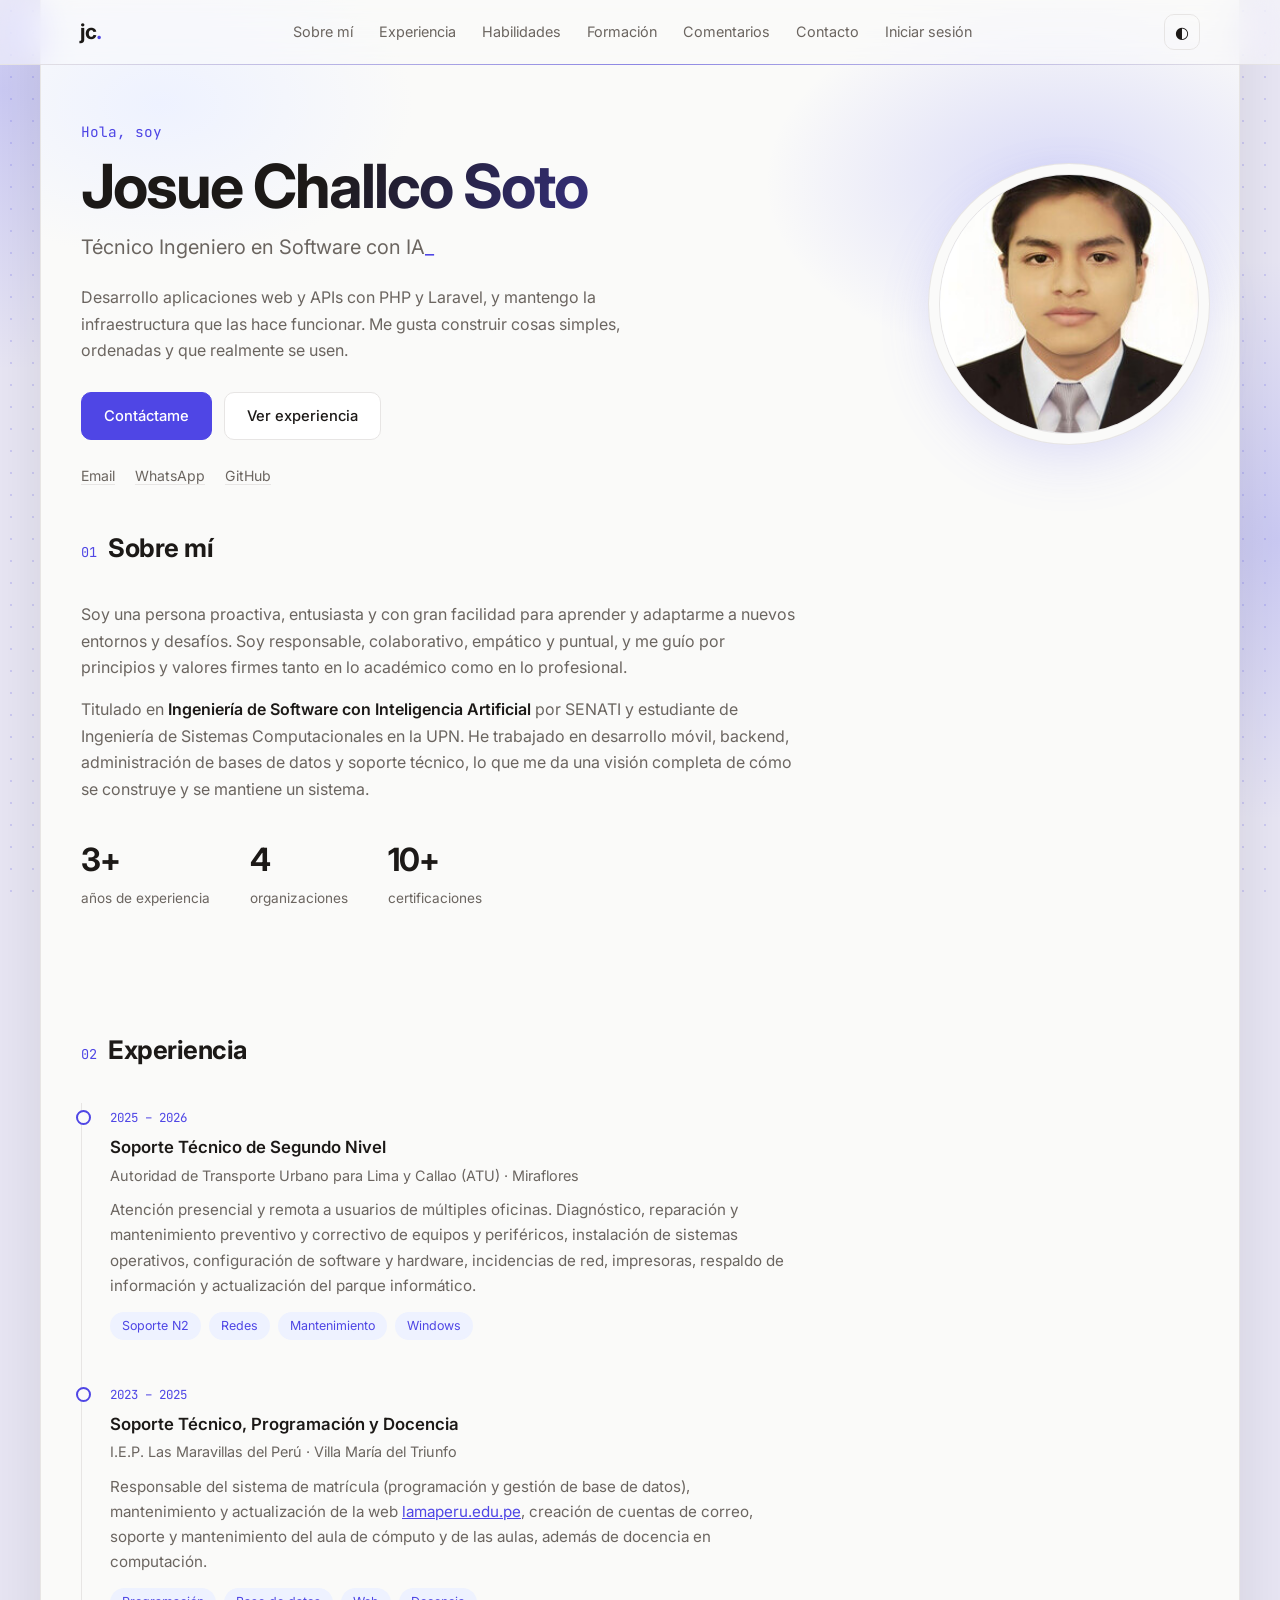
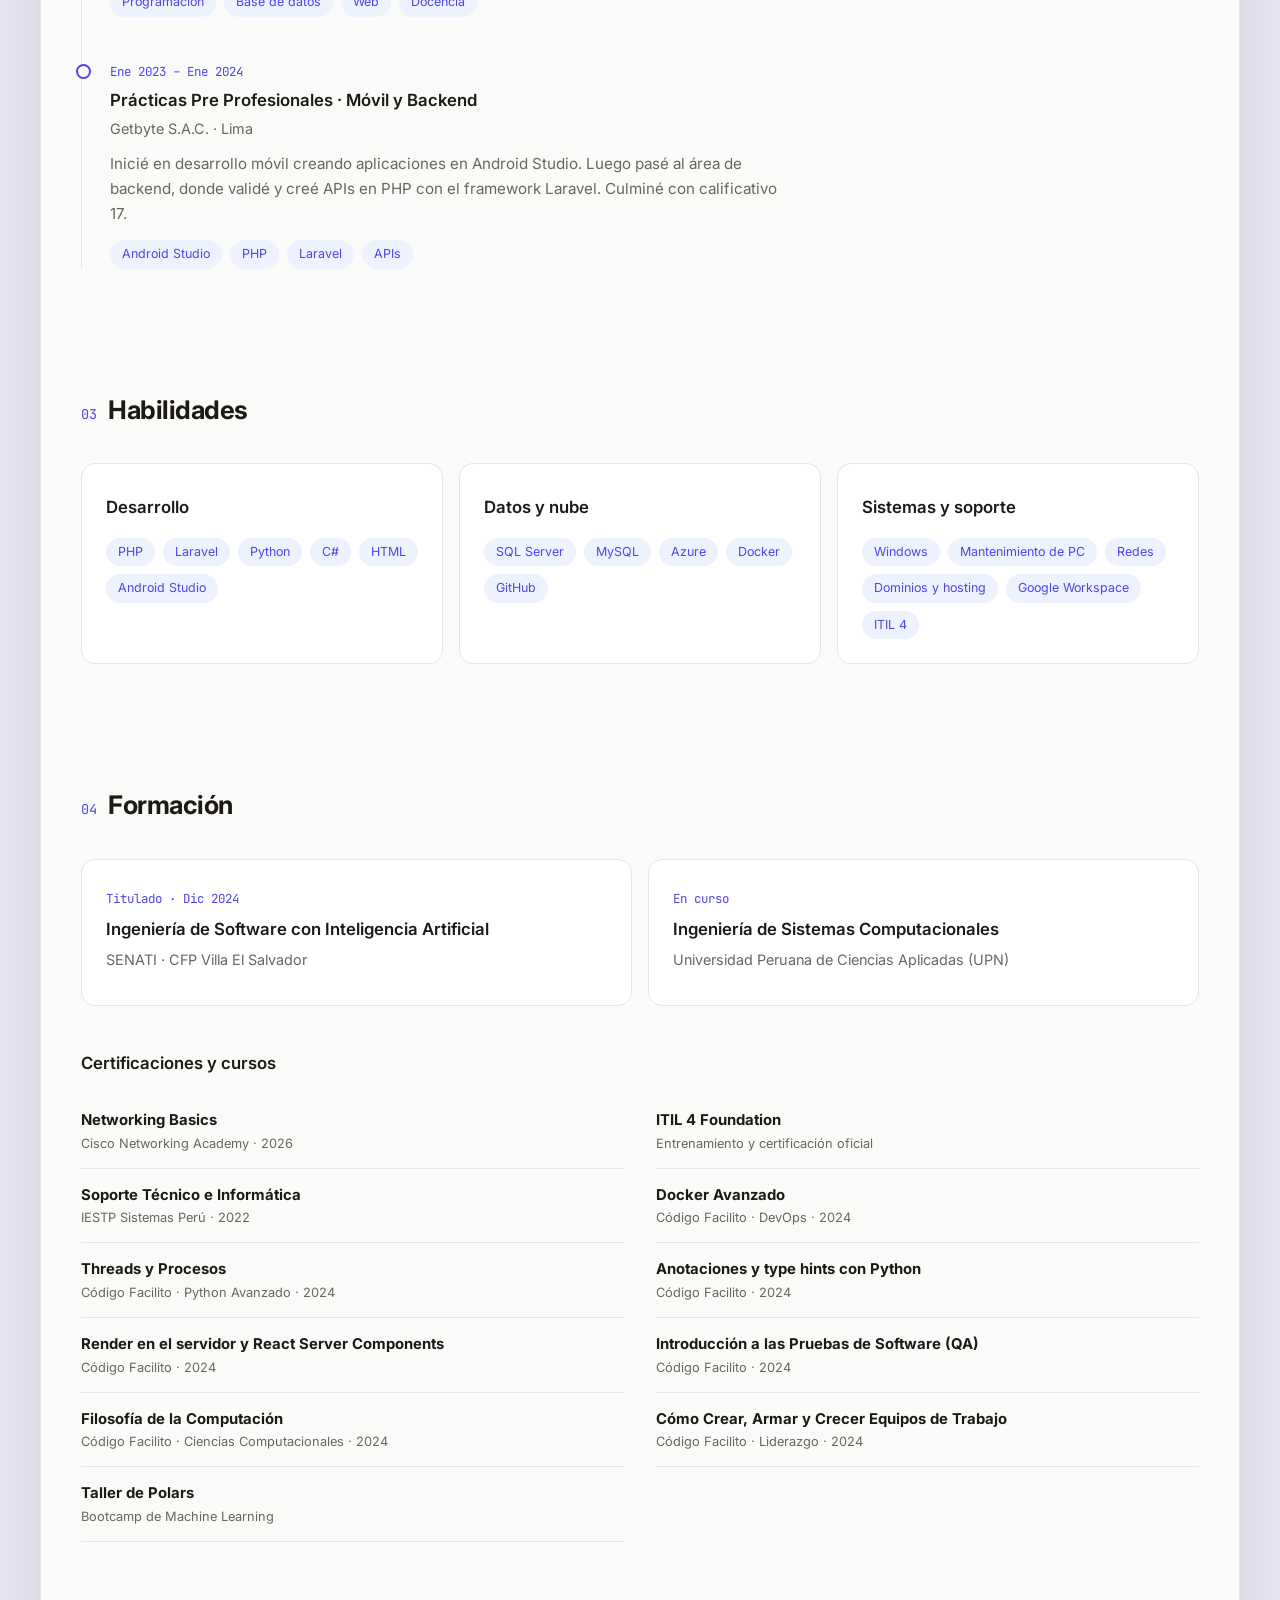
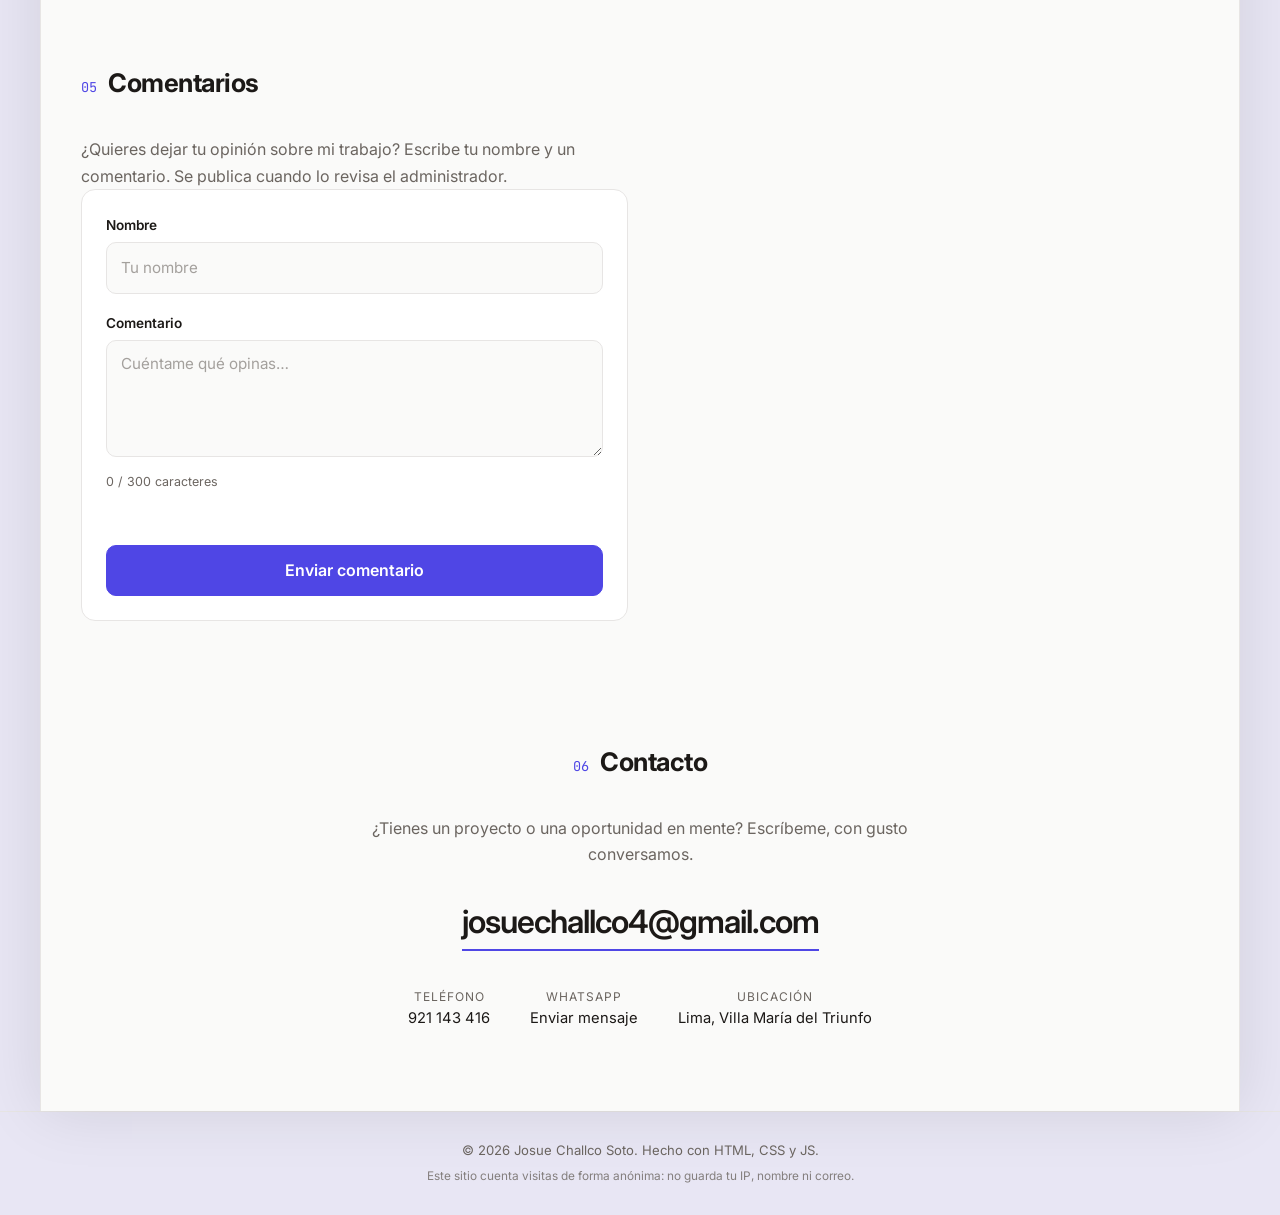
<file: index.html>
<!doctype html>
<html lang="es">
<head>
  <meta charset="utf-8">
  <meta name="viewport" content="width=device-width, initial-scale=1">
  <title>Josue Challco | Ingeniero de Software con IA</title>
  <meta name="description" content="Portafolio de Josue Challco Soto: técnico ingeniero en software con IA, desarrollo web, backend con Laravel y soporte técnico.">
  <link rel="preconnect" href="https://fonts.googleapis.com">
  <link rel="preconnect" href="https://fonts.gstatic.com" crossorigin>
  <link href="https://fonts.googleapis.com/css2?family=Inter:wght@400;500;600;700&family=JetBrains+Mono:wght@400;500&display=swap" rel="stylesheet">
  <link rel="stylesheet" href="styles.css">
  <link rel="stylesheet" href="forms.css">
</head>
<body>

<header class="nav">
  <a href="#inicio" class="logo">jc<span>.</span></a>
  <nav id="menu">
    <a href="#sobre-mi">Sobre mí</a>
    <a href="#experiencia">Experiencia</a>
    <a href="#habilidades">Habilidades</a>
    <a href="#formacion">Formación</a>
    <a href="#comentarios">Comentarios</a>
    <a href="#contacto">Contacto</a>
    <a href="login.html">Iniciar sesión</a>
  </nav>
  <div class="nav-actions">
    <button id="theme" class="icon-btn" aria-label="Cambiar tema">◐</button>
    <button id="burger" class="icon-btn burger" aria-label="Abrir menú">☰</button>
  </div>
</header>

<main>
  <!-- HERO -->
  <section id="inicio" class="hero">
    <div class="hero-text reveal">
      <p class="eyebrow">Hola, soy</p>
      <h1>Josue Challco Soto</h1>
      <p class="role">Técnico Ingeniero en Software con IA<span class="cursor">_</span></p>
      <p class="lead">Desarrollo aplicaciones web y APIs con PHP y Laravel, y mantengo la infraestructura que las hace funcionar. Me gusta construir cosas simples, ordenadas y que realmente se usen.</p>
      <div class="cta">
        <a class="btn primary" href="#contacto">Contáctame</a>
        <a class="btn" href="#experiencia">Ver experiencia</a>
      </div>
      <ul class="social">
        <li><a href="mailto:josuechallco4@gmail.com">Email</a></li>
        <li><a href="https://wa.me/51921143416" target="_blank" rel="noopener">WhatsApp</a></li>
        <li><a href="https://github.com/josuechal" target="_blank" rel="noopener">GitHub</a></li>
      </ul>
    </div>
    <div class="avatar reveal">
      <img src="assets/foto.jpg" alt="Foto de Josue Challco" draggable="false" onerror="this.remove()">
      <span class="initials">JC</span>
    </div>
  </section>

  <!-- SOBRE MI -->
  <section id="sobre-mi" class="reveal">
    <h2><span class="num">01</span> Sobre mí</h2>
    <div class="about">
      <p>Soy una persona proactiva, entusiasta y con gran facilidad para aprender y adaptarme a nuevos entornos y desafíos. Soy responsable, colaborativo, empático y puntual, y me guío por principios y valores firmes tanto en lo académico como en lo profesional.</p>
      <p>Titulado en <strong>Ingeniería de Software con Inteligencia Artificial</strong> por SENATI y estudiante de Ingeniería de Sistemas Computacionales en la UPN. He trabajado en desarrollo móvil, backend, administración de bases de datos y soporte técnico, lo que me da una visión completa de cómo se construye y se mantiene un sistema.</p>
      <dl class="stats">
        <div><dt>3+</dt><dd>años de experiencia</dd></div>
        <div><dt>4</dt><dd>organizaciones</dd></div>
        <div><dt>10+</dt><dd>certificaciones</dd></div>
      </dl>
    </div>
  </section>

  <!-- EXPERIENCIA -->
  <section id="experiencia" class="reveal">
    <h2><span class="num">02</span> Experiencia</h2>
    <ol class="timeline">
      <li>
        <span class="date">2025 – 2026</span>
        <h3>Soporte Técnico de Segundo Nivel</h3>
        <p class="org">Autoridad de Transporte Urbano para Lima y Callao (ATU) · Miraflores</p>
        <p>Atención presencial y remota a usuarios de múltiples oficinas. Diagnóstico, reparación y mantenimiento preventivo y correctivo de equipos y periféricos, instalación de sistemas operativos, configuración de software y hardware, incidencias de red, impresoras, respaldo de información y actualización del parque informático.</p>
        <ul class="tags"><li>Soporte N2</li><li>Redes</li><li>Mantenimiento</li><li>Windows</li></ul>
      </li>
      <li>
        <span class="date">2023 – 2025</span>
        <h3>Soporte Técnico, Programación y Docencia</h3>
        <p class="org">I.E.P. Las Maravillas del Perú · Villa María del Triunfo</p>
        <p>Responsable del sistema de matrícula (programación y gestión de base de datos), mantenimiento y actualización de la web <a href="https://www.lamaperu.edu.pe" target="_blank" rel="noopener">lamaperu.edu.pe</a>, creación de cuentas de correo, soporte y mantenimiento del aula de cómputo y de las aulas, además de docencia en computación.</p>
        <ul class="tags"><li>Programación</li><li>Base de datos</li><li>Web</li><li>Docencia</li></ul>
      </li>
      <li>
        <span class="date">Ene 2023 – Ene 2024</span>
        <h3>Prácticas Pre Profesionales · Móvil y Backend</h3>
        <p class="org">Getbyte S.A.C. · Lima</p>
        <p>Inicié en desarrollo móvil creando aplicaciones en Android Studio. Luego pasé al área de backend, donde validé y creé APIs en PHP con el framework Laravel. Culminé con calificativo 17.</p>
        <ul class="tags"><li>Android Studio</li><li>PHP</li><li>Laravel</li><li>APIs</li></ul>
      </li>
    </ol>
  </section>

  <!-- HABILIDADES -->
  <section id="habilidades" class="reveal">
    <h2><span class="num">03</span> Habilidades</h2>
    <div class="grid3">
      <article class="card">
        <h3>Desarrollo</h3>
        <ul class="chips"><li>PHP</li><li>Laravel</li><li>Python</li><li>C#</li><li>HTML</li><li>Android Studio</li></ul>
      </article>
      <article class="card">
        <h3>Datos y nube</h3>
        <ul class="chips"><li>SQL Server</li><li>MySQL</li><li>Azure</li><li>Docker</li><li>GitHub</li></ul>
      </article>
      <article class="card">
        <h3>Sistemas y soporte</h3>
        <ul class="chips"><li>Windows</li><li>Mantenimiento de PC</li><li>Redes</li><li>Dominios y hosting</li><li>Google Workspace</li><li>ITIL 4</li></ul>
      </article>
    </div>
  </section>

  <!-- FORMACION -->
  <section id="formacion" class="reveal">
    <h2><span class="num">04</span> Formación</h2>
    <div class="grid2">
      <article class="card">
        <span class="date">Titulado · Dic 2024</span>
        <h3>Ingeniería de Software con Inteligencia Artificial</h3>
        <p class="org">SENATI · CFP Villa El Salvador</p>
      </article>
      <article class="card">
        <span class="date">En curso</span>
        <h3>Ingeniería de Sistemas Computacionales</h3>
        <p class="org">Universidad Peruana de Ciencias Aplicadas (UPN)</p>
      </article>
    </div>

    <h3 class="sub">Certificaciones y cursos</h3>
    <ul class="certs">
      <li><b>Networking Basics</b><span>Cisco Networking Academy · 2026</span></li>
      <li><b>ITIL 4 Foundation</b><span>Entrenamiento y certificación oficial</span></li>
      <li><b>Soporte Técnico e Informática</b><span>IESTP Sistemas Perú · 2022</span></li>
      <li><b>Docker Avanzado</b><span>Código Facilito · DevOps · 2024</span></li>
      <li><b>Threads y Procesos</b><span>Código Facilito · Python Avanzado · 2024</span></li>
      <li><b>Anotaciones y type hints con Python</b><span>Código Facilito · 2024</span></li>
      <li><b>Render en el servidor y React Server Components</b><span>Código Facilito · 2024</span></li>
      <li><b>Introducción a las Pruebas de Software (QA)</b><span>Código Facilito · 2024</span></li>
      <li><b>Filosofía de la Computación</b><span>Código Facilito · Ciencias Computacionales · 2024</span></li>
      <li><b>Cómo Crear, Armar y Crecer Equipos de Trabajo</b><span>Código Facilito · Liderazgo · 2024</span></li>
      <li><b>Taller de Polars</b><span>Bootcamp de Machine Learning</span></li>
    </ul>
  </section>

  <!-- COMENTARIOS -->
  <section id="comentarios" class="reveal">
    <h2><span class="num">05</span> Comentarios</h2>
    <p class="lead">¿Quieres dejar tu opinión sobre mi trabajo? Escribe tu nombre y un comentario. Se publica cuando lo revisa el administrador.</p>

    <div class="cm-grid">
      <form id="cmForm" class="cm-form" novalidate>
        <div class="field">
          <label for="cmName">Nombre</label>
          <input type="text" id="cmName" name="name" placeholder="Tu nombre" maxlength="40" autocomplete="name" required>
        </div>
        <div class="field">
          <label for="cmBody">Comentario</label>
          <textarea id="cmBody" name="body" placeholder="Cuéntame qué opinas…" maxlength="300" rows="4" required></textarea>
          <p class="hint"><span id="cmCount">0</span> / 300 caracteres</p>
        </div>
        <input class="hp" type="text" id="cmWebsite" name="website" tabindex="-1" autocomplete="off" aria-hidden="true">
        <p class="msg" id="cmMsg" role="status" aria-live="polite"></p>
        <button type="submit" id="cmSubmit" class="btn primary">Enviar comentario</button>
      </form>

      <ul class="cm-list" id="cmList" aria-live="polite"></ul>
    </div>
  </section>

  <!-- CONTACTO -->
  <section id="contacto" class="reveal contact">
    <h2><span class="num">06</span> Contacto</h2>
    <p class="lead">¿Tienes un proyecto o una oportunidad en mente? Escríbeme, con gusto conversamos.</p>
    <a class="big-mail" href="mailto:josuechallco4@gmail.com">josuechallco4@gmail.com</a>
    <ul class="contact-list">
      <li><span>Teléfono</span><a href="tel:+51921143416">921 143 416</a></li>
      <li><span>WhatsApp</span><a href="https://wa.me/51921143416" target="_blank" rel="noopener">Enviar mensaje</a></li>
      <li><span>Ubicación</span>Lima, Villa María del Triunfo</li>
    </ul>
  </section>
</main>

<footer>
  <p>© <span id="year"></span> Josue Challco Soto. Hecho con HTML, CSS y JS.</p>
  <p class="footnote">Este sitio cuenta visitas de forma anónima: no guarda tu IP, nombre ni correo.</p>
</footer>

<script src="script.js"></script>
<script src="config.js"></script>
<script src="core.js"></script>
<script src="track.js"></script>
<script src="comments.js"></script>
</body>
</html>
</file>
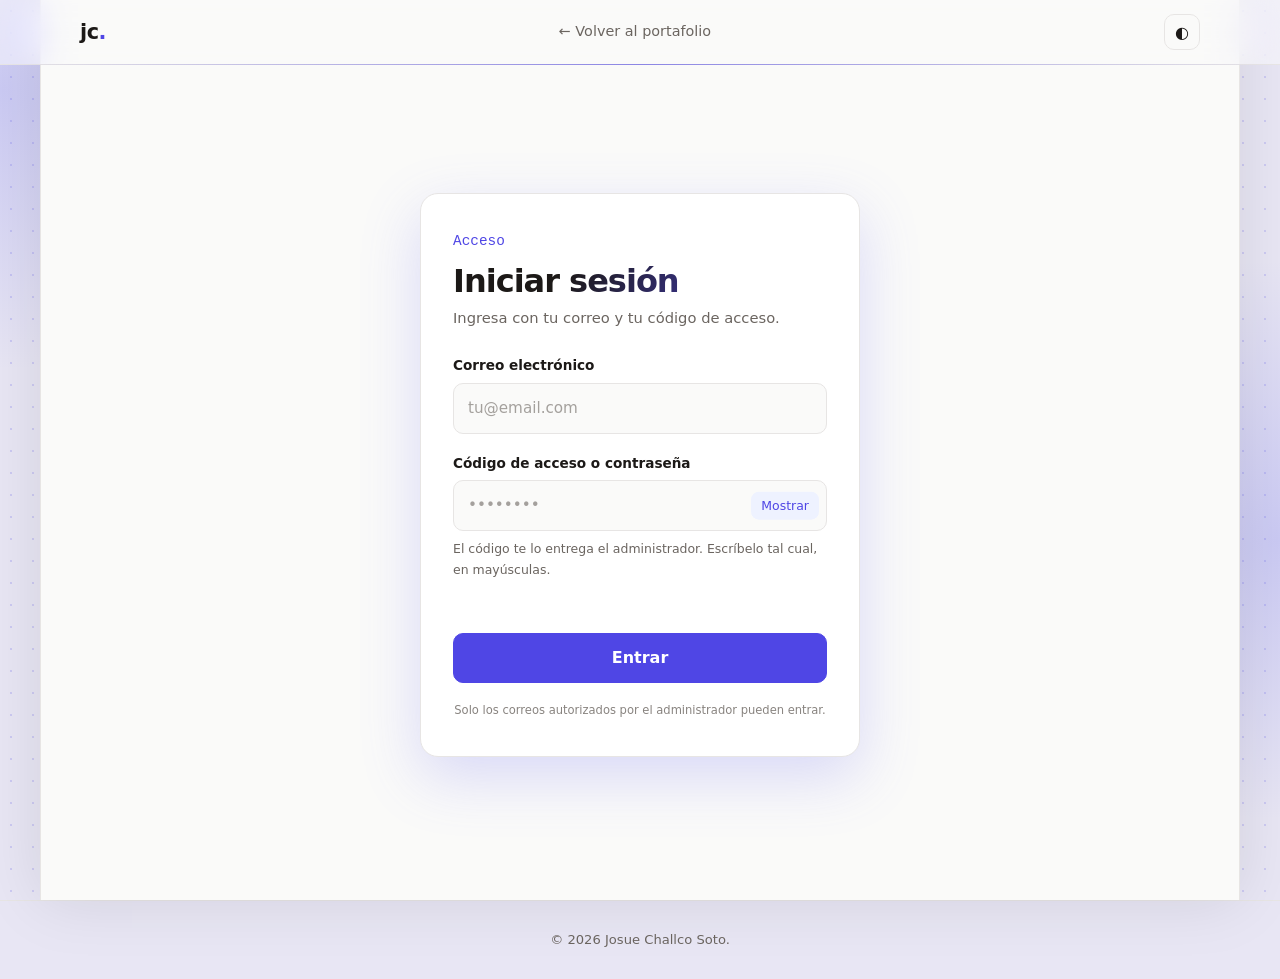
<file: login.html>
<!doctype html>
<html lang="es">
<head>
  <meta charset="utf-8">
  <meta name="viewport" content="width=device-width, initial-scale=1">
  <title>Acceso | Josue Challco</title>
  <meta name="robots" content="noindex">
  <meta name="referrer" content="no-referrer">
  <!-- Política de seguridad: solo código y estilos de este sitio; conexiones solo a este sitio y a Supabase. -->
  <meta http-equiv="Content-Security-Policy" content="default-src 'self'; script-src 'self'; style-src 'self' https://fonts.googleapis.com; font-src https://fonts.gstatic.com; img-src 'self' data:; connect-src 'self' https://*.supabase.co; form-action 'self'; base-uri 'none'; object-src 'none'">
  <link rel="preconnect" href="https://fonts.googleapis.com">
  <link rel="preconnect" href="https://fonts.gstatic.com" crossorigin>
  <link href="https://fonts.googleapis.com/css2?family=Inter:wght@400;500;600;700&family=JetBrains+Mono:wght@400;500&display=swap" rel="stylesheet">
  <link rel="stylesheet" href="styles.css">
  <link rel="stylesheet" href="forms.css">
  <link rel="stylesheet" href="login.css">
</head>
<body>

<header class="nav">
  <a href="index.html" class="logo">jc<span>.</span></a>
  <nav id="menu">
    <a href="index.html">← Volver al portafolio</a>
  </nav>
  <div class="nav-actions">
    <button id="theme" class="icon-btn" aria-label="Cambiar tema">◐</button>
    <button id="burger" class="icon-btn burger" aria-label="Abrir menú">☰</button>
  </div>
</header>

<main class="auth">
  <div class="auth-card reveal" id="card">
    <p class="eyebrow" id="eyebrow">Acceso</p>
    <h1 id="title">Iniciar sesión</h1>
    <p class="lead" id="subtitle">Ingresa con tu correo y tu código de acceso.</p>

    <form id="form" method="post" action="#" novalidate>
      <div class="field">
        <label for="email">Correo electrónico</label>
        <input type="email" id="email" name="email" placeholder="tu@email.com"
               autocomplete="username" maxlength="120" required>
      </div>

      <div class="field">
        <label for="password">Código de acceso o contraseña</label>
        <div class="pw">
          <input type="password" id="password" name="password" placeholder="••••••••"
                 autocomplete="current-password" autocapitalize="off" spellcheck="false" maxlength="128" required>
          <button type="button" id="toggle" class="show" aria-pressed="false" aria-label="Mostrar">Mostrar</button>
        </div>
        <p class="hint">El código te lo entrega el administrador. Escríbelo tal cual, en mayúsculas.</p>
      </div>

      <p class="msg" id="msg" role="status" aria-live="polite"></p>
      <button type="submit" id="submit" class="btn primary">Entrar</button>
    </form>

    <!-- Sesión iniciada (usuarios con código) -->
    <div id="session" hidden>
      <p class="session-info" id="sessionInfo"></p>
      <button type="button" id="logout" class="btn">Cerrar sesión</button>
    </div>

    <p class="note" id="note">Solo los correos autorizados por el administrador pueden entrar.</p>
  </div>
</main>

<footer>
  <p>© <span id="year"></span> Josue Challco Soto.</p>
</footer>

<script src="script.js"></script>
<script src="config.js"></script>
<script src="core.js"></script>
<script src="login.js"></script>
</body>
</html>
</file>
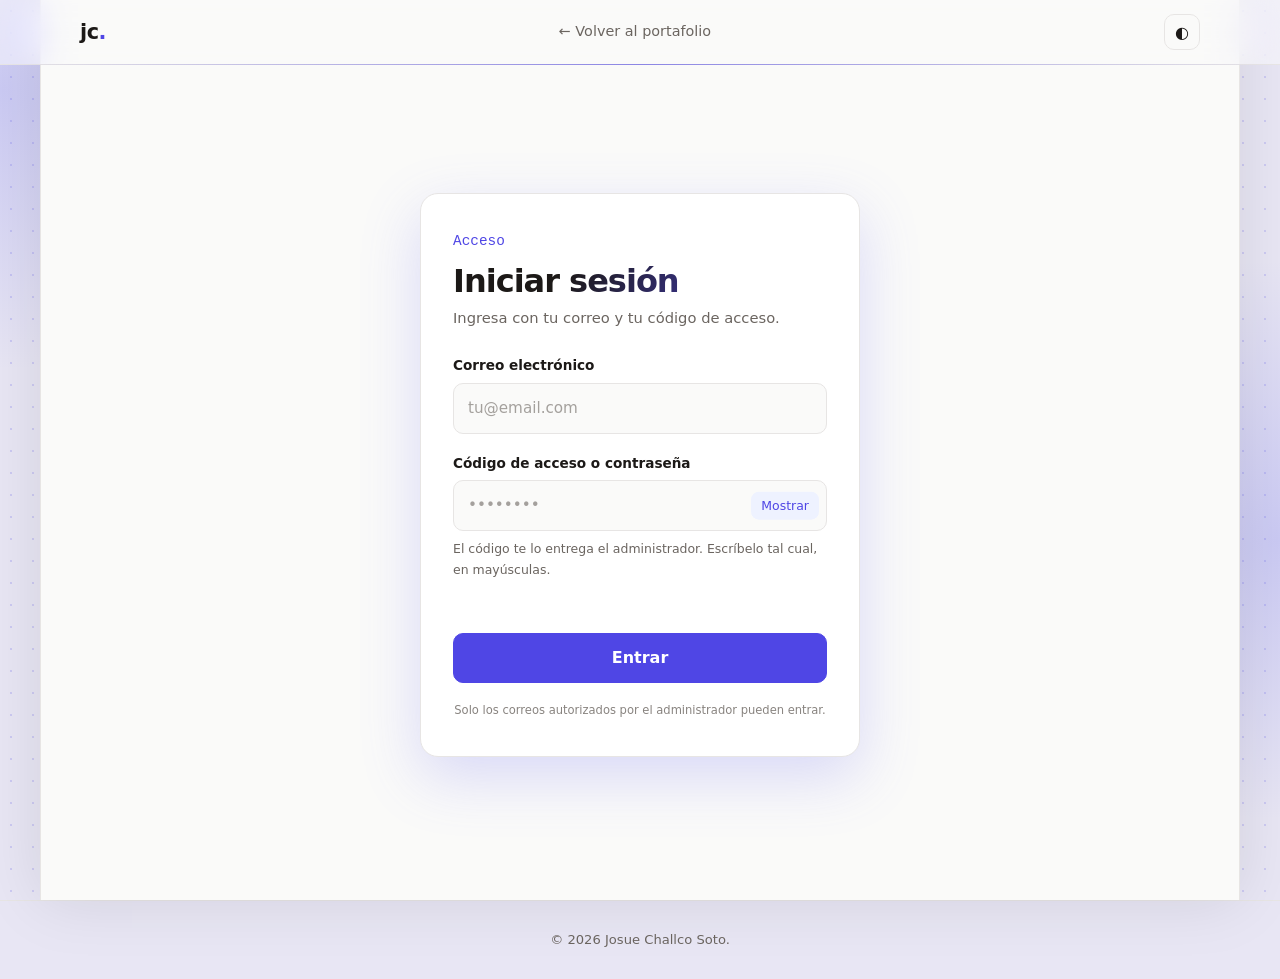
<file: panel.html>
<!doctype html>
<html lang="es">
<head>
  <meta charset="utf-8">
  <meta name="viewport" content="width=device-width, initial-scale=1">
  <title>Panel | Josue Challco</title>
  <meta name="robots" content="noindex">
  <meta name="referrer" content="no-referrer">
  <meta http-equiv="Content-Security-Policy" content="default-src 'self'; script-src 'self'; style-src 'self' https://fonts.googleapis.com; font-src https://fonts.gstatic.com; img-src 'self' data:; connect-src 'self' https://*.supabase.co; form-action 'self'; base-uri 'none'; object-src 'none'">
  <link rel="preconnect" href="https://fonts.googleapis.com">
  <link rel="preconnect" href="https://fonts.gstatic.com" crossorigin>
  <link href="https://fonts.googleapis.com/css2?family=Inter:wght@400;500;600;700&family=JetBrains+Mono:wght@400;500&display=swap" rel="stylesheet">
  <link rel="stylesheet" href="styles.css">
  <link rel="stylesheet" href="forms.css">
  <link rel="stylesheet" href="panel.css">
</head>
<body>

<header class="nav">
  <a href="index.html" class="logo">jc<span>.</span></a>
  <nav id="menu">
    <a href="index.html">← Volver al portafolio</a>
  </nav>
  <div class="nav-actions">
    <button id="theme" class="icon-btn" aria-label="Cambiar tema">◐</button>
    <button id="burger" class="icon-btn burger" aria-label="Abrir menú">☰</button>
  </div>
</header>

<main class="dash">
  <!-- Barra lateral (solo administrador) -->
  <aside class="side">
    <p class="eyebrow">Panel de administración</p>
    <nav class="side-nav" aria-label="Secciones del panel">
      <button type="button" data-view="stats" class="active">Estadísticas</button>
      <button type="button" data-view="emails">Correos autorizados</button>
      <button type="button" data-view="comments">Comentarios <span class="count" id="pendingCount" hidden></span></button>
    </nav>
    <div class="side-foot">
      <p id="who"></p>
      <button type="button" id="logout" class="mini">Cerrar sesión</button>
    </div>
  </aside>

  <div class="views">
    <p class="msg" id="pageMsg" role="status" aria-live="polite"></p>

    <!-- ESTADÍSTICAS -->
    <section class="view" id="view-stats" aria-labelledby="t-stats">
      <h2 class="view-title" id="t-stats">Estadísticas</h2>
      <p class="view-sub">Personas que han entrado a tu portafolio. Se cuenta una visita por persona y día, sin guardar datos personales.</p>

      <div class="kpis" id="kpis">
        <div class="kpi"><span>Visitas hoy</span><b id="k-today">–</b></div>
        <div class="kpi"><span>Personas, últimos 7 días</span><b id="k-7">–</b></div>
        <div class="kpi"><span>Personas, últimos 30 días</span><b id="k-30">–</b></div>
        <div class="kpi"><span>Personas en total</span><b id="k-total">–</b></div>
        <div class="kpi"><span>Con sesión iniciada</span><b id="k-signed">–</b></div>
      </div>

      <div class="filters" role="group" aria-label="Rango de fechas">
        <button type="button" class="seg" data-range="7">7 días</button>
        <button type="button" class="seg active" data-range="30" aria-pressed="true">30 días</button>
        <button type="button" class="seg" data-range="90">90 días</button>
      </div>

      <div class="chart-card" id="chartCard">
        <div class="chart-head">
          <div>
            <h3>Visitas por día</h3>
            <p>Personas distintas que entraron cada día</p>
          </div>
          <button type="button" class="mini" id="tableToggle" aria-pressed="false">Ver tabla</button>
        </div>

        <div class="chart" id="chart">
          <div class="plot" id="plot">
            <div class="ticks" id="ticks" aria-hidden="true"></div>
            <div class="bars" id="bars" role="list" aria-label="Visitas por día"></div>
            <div class="tip" id="tip" hidden></div>
          </div>
          <div class="xaxis" id="xaxis" aria-hidden="true"></div>
        </div>

        <div class="tbl-wrap" id="tableWrap" hidden>
          <table class="tbl">
            <thead><tr><th>Día</th><th>Personas</th></tr></thead>
            <tbody id="tableBody"></tbody>
          </table>
        </div>
      </div>
    </section>

    <!-- CORREOS AUTORIZADOS -->
    <section class="view" id="view-emails" aria-labelledby="t-emails" hidden>
      <h2 class="view-title" id="t-emails">Correos autorizados</h2>
      <p class="view-sub">Solo estos correos pueden entrar. Al autorizar uno se genera su código de acceso: lo verás una sola vez, entrégaselo a la persona.</p>

      <form id="inviteForm" class="invite" novalidate>
        <input type="email" id="inviteEmail" placeholder="correo@ejemplo.com" autocomplete="off" maxlength="120" required>
        <button type="submit" id="inviteBtn" class="btn primary">Autorizar</button>
      </form>
      <p class="msg" id="emailMsg" role="status" aria-live="polite"></p>

      <div class="codebox" id="codeBox" hidden>
        <p>Código de acceso para <b id="codeFor"></b>. Se muestra <b>una sola vez</b>:</p>
        <code id="codeValue"></code>
        <button type="button" id="codeCopy" class="mini">Copiar</button>
      </div>

      <ul class="rows" id="emailList"></ul>
    </section>

    <!-- COMENTARIOS -->
    <section class="view" id="view-comments" aria-labelledby="t-comments" hidden>
      <h2 class="view-title" id="t-comments">Comentarios</h2>
      <p class="view-sub">Los comentarios nuevos quedan pendientes. Solo se muestran en tu portafolio cuando los apruebas.</p>
      <p class="msg" id="commentMsg" role="status" aria-live="polite"></p>
      <ul class="rows" id="commentList"></ul>
    </section>
  </div>
</main>

<footer>
  <p>© <span id="year"></span> Josue Challco Soto.</p>
</footer>

<script src="script.js"></script>
<script src="config.js"></script>
<script src="core.js"></script>
<script src="panel.js"></script>
</body>
</html>
</file>
<file: styles.css>
:root {
  --bg: #fafaf9;
  --surface: #ffffff;
  --text: #1c1917;
  --muted: #6b6560;
  --line: #e7e5e4;
  --accent: #4f46e5;
  --accent-soft: #eef2ff;
  --side: #e8e6f4;          /* color de las bandas laterales */
  --side-glow: rgba(99, 102, 241, .22);
  --side-dot: rgba(79, 70, 229, .18);
  --glass: rgba(250, 250, 249, .55);
  --radius: 14px;
  --maxw: 1200px;
}
:root[data-theme="dark"] {
  --bg: #0c0a09;
  --surface: #171412;
  --text: #f5f5f4;
  --muted: #a8a29e;
  --line: #292524;
  --accent: #818cf8;
  --accent-soft: #1e1b4b;
  --side: #05040a;
  --side-glow: rgba(129, 140, 248, .20);
  --side-dot: rgba(129, 140, 248, .22);
  --glass: rgba(12, 10, 9, .50);
}

* { box-sizing: border-box; margin: 0; padding: 0; }
html { scroll-behavior: smooth; scroll-padding-top: 72px; }
body {
  font-family: "Inter", system-ui, sans-serif;
  /* Fondo de las bandas laterales: color + resplandores + puntos */
  background:
    radial-gradient(600px 400px at 0% 10%, var(--side-glow), transparent 70%),
    radial-gradient(600px 400px at 100% 60%, var(--side-glow), transparent 70%),
    radial-gradient(var(--side-dot) 1px, transparent 1px) 0 0 / 22px 22px,
    var(--side);
  background-attachment: fixed;
  color: var(--text);
  line-height: 1.65;
  -webkit-font-smoothing: antialiased;
  transition: background .3s, color .3s;
}
a { color: inherit; }
ul, ol { list-style: none; }

/* NAV */
.nav {
  position: fixed; inset: 0 0 auto 0; z-index: 10;
  display: flex; align-items: center; justify-content: space-between;
  padding: 14px max(20px, calc((100% - var(--maxw)) / 2 + 40px));
  /* Efecto cristal: semitransparente + desenfoque */
  background: var(--glass);
  backdrop-filter: blur(18px) saturate(170%);
  -webkit-backdrop-filter: blur(18px) saturate(170%);
  border-bottom: 1px solid var(--line);
  transition: background .3s, box-shadow .3s;
}
/* Línea de color degradada en el borde inferior */
.nav::after {
  content: ""; position: absolute; left: 0; right: 0; bottom: -1px; height: 1px;
  background: linear-gradient(90deg, transparent, var(--accent), transparent);
  opacity: .6;
}
/* Al hacer scroll: un poco más opaco y con sombra (clase añadida desde script.js) */
.nav.scrolled { background: color-mix(in srgb, var(--bg) 78%, transparent); box-shadow: 0 8px 30px rgba(0, 0, 0, .12); }
.logo { font-weight: 700; font-size: 1.3rem; text-decoration: none; letter-spacing: -.5px; }
.logo span { color: var(--accent); }
#menu { display: flex; gap: 26px; }
#menu a { text-decoration: none; font-size: .9rem; color: var(--muted); transition: color .2s; }
#menu a:hover, #menu a.active { color: var(--text); }
.nav-actions { display: flex; gap: 8px; }
.icon-btn {
  width: 36px; height: 36px; border-radius: 10px; cursor: pointer;
  background: transparent; color: var(--text);
  border: 1px solid var(--line); font-size: 1rem;
  transition: border-color .2s;
}
.icon-btn:hover { border-color: var(--accent); }
.burger { display: none; }

/* LAYOUT */
/* Panel central: otro color y bordes a los lados */
main {
  position: relative; z-index: 0;
  max-width: var(--maxw); min-height: 100vh; margin: 0 auto; padding: 0 40px;
  background: var(--bg);
  border-left: 1px solid var(--line); border-right: 1px solid var(--line);
  box-shadow: 0 0 60px rgba(0, 0, 0, .10);
  transition: background .3s;
}
section { padding: 90px 0 30px; }
#sobre-mi { padding-top: 40px; }
h2 { font-size: 1.6rem; letter-spacing: -.5px; margin-bottom: 32px; display: flex; align-items: baseline; gap: 12px; }
.num { font-family: "JetBrains Mono", monospace; font-size: .85rem; color: var(--accent); font-weight: 400; }
h3 { font-size: 1.05rem; font-weight: 600; }
.sub { margin: 44px 0 16px; }

/* HERO */
.hero {
  position: relative;
  min-height: auto; padding-top: 120px; padding-bottom: 0;
  display: grid; grid-template-columns: 1fr 260px; align-items: center; gap: 48px;
}
.eyebrow { font-family: "JetBrains Mono", monospace; color: var(--accent); font-size: .9rem; margin-bottom: 10px; }
h1 {
  font-size: clamp(2.4rem, 6vw, 3.8rem); line-height: 1.08; letter-spacing: -2px;
  /* Nombre con degradado de color */
  background: linear-gradient(120deg, var(--text) 30%, var(--accent));
  -webkit-background-clip: text; background-clip: text;
  -webkit-text-fill-color: transparent; color: transparent;
}
/* Resplandor suave detrás de la portada */
.hero::before {
  content: ""; position: absolute; z-index: -1; pointer-events: none;
  top: 0; left: -40px; right: -40px; height: 520px;
  background:
    radial-gradient(420px 260px at 85% 35%, var(--side-glow), transparent 70%),
    radial-gradient(360px 220px at 10% 20%, var(--accent-soft), transparent 70%);
}
.role { font-size: 1.25rem; color: var(--muted); margin: 12px 0 20px; }
.cursor { color: var(--accent); animation: blink 1s steps(2) infinite; }
@keyframes blink { 50% { opacity: 0; } }
.lead { color: var(--muted); max-width: 560px; }
.cta { display: flex; gap: 12px; margin: 28px 0 24px; flex-wrap: wrap; }
.btn {
  padding: 11px 22px; border-radius: 10px; text-decoration: none; font-size: .92rem; font-weight: 500;
  border: 1px solid var(--line); background: var(--surface); transition: transform .2s, border-color .2s;
}
.btn:hover { transform: translateY(-2px); border-color: var(--accent); }
.btn.primary { background: var(--accent); border-color: var(--accent); color: #fff; }
:root[data-theme="dark"] .btn.primary { color: #0c0a09; }
.social { display: flex; gap: 20px; font-size: .88rem; }
.social a { color: var(--muted); text-decoration: none; border-bottom: 1px solid var(--line); transition: color .2s, border-color .2s; }
.social a:hover { color: var(--accent); border-color: var(--accent); }

.avatar {
  position: relative; width: 260px; height: 260px; border-radius: 50%;
  background: var(--accent-soft); border: 1px solid var(--line);
  display: grid; place-items: center; overflow: hidden;
  box-shadow: 0 0 0 10px var(--bg), 0 0 0 11px var(--line), 0 20px 60px var(--side-glow);
}
/* La foto no recibe clics ni se puede arrastrar ni seleccionar: no se abre en otra ventana */
.avatar { user-select: none; -webkit-user-select: none; }
.avatar img {
  position: absolute; inset: 0; width: 100%; height: 100%; object-fit: cover; z-index: 1;
  pointer-events: none; -webkit-user-drag: none; user-select: none;
}
.initials { font-size: 4rem; font-weight: 700; color: var(--accent); letter-spacing: -2px; }

/* ABOUT */
.about { max-width: 720px; }
.about p { color: var(--muted); margin-bottom: 16px; }
.about strong { color: var(--text); font-weight: 600; }
.stats { display: flex; gap: 40px; margin-top: 32px; flex-wrap: wrap; }
.stats dt { font-size: 2rem; font-weight: 700; letter-spacing: -1px; }
.stats dd { font-size: .85rem; color: var(--muted); }

/* TIMELINE */
.timeline { position: relative; padding-left: 28px; border-left: 1px solid var(--line); }
.timeline > li { position: relative; padding-bottom: 40px; }
.timeline > li:last-child { padding-bottom: 0; }
.timeline > li::before {
  content: ""; position: absolute; left: -34px; top: 7px;
  width: 11px; height: 11px; border-radius: 50%;
  background: var(--bg); border: 2px solid var(--accent);
}
.date { font-family: "JetBrains Mono", monospace; font-size: .78rem; color: var(--accent); }
.timeline h3 { margin: 4px 0 2px; }
.org { font-size: .9rem; color: var(--muted); margin-bottom: 10px; }
.timeline p:not(.org) { color: var(--muted); font-size: .95rem; max-width: 680px; }
.timeline a { color: var(--accent); }
.tags, .chips { display: flex; flex-wrap: wrap; gap: 8px; margin-top: 14px; }
.tags li, .chips li {
  font-size: .78rem; padding: 4px 12px; border-radius: 99px;
  background: var(--accent-soft); color: var(--accent);
}
.chips { margin-top: 16px; }

/* CARDS */
.grid3 { display: grid; grid-template-columns: repeat(3, 1fr); gap: 16px; }
.grid2 { display: grid; grid-template-columns: repeat(2, 1fr); gap: 16px; }
.card {
  background: var(--surface); border: 1px solid var(--line); border-radius: var(--radius);
  padding: 24px; transition: transform .25s, border-color .25s;
}
.card:hover { transform: translateY(-4px); border-color: var(--accent); box-shadow: 0 12px 30px var(--side-glow); }
.card h3 { margin: 6px 0 4px; }

/* CERTS */
.certs { display: grid; grid-template-columns: repeat(2, 1fr); gap: 0 32px; }
.certs li { display: flex; flex-direction: column; padding: 14px 0; border-bottom: 1px solid var(--line); font-size: .93rem; }
.certs span { font-size: .8rem; color: var(--muted); }

/* CONTACT */
.contact { text-align: center; padding-bottom: 80px; }
.contact h2 { justify-content: center; }
.contact .lead { margin: 0 auto; }
.big-mail {
  display: inline-block; margin: 28px 0 36px; text-decoration: none;
  font-size: clamp(1.2rem, 4vw, 2rem); font-weight: 600; letter-spacing: -1px;
  border-bottom: 2px solid var(--accent); transition: color .2s;
}
.big-mail:hover { color: var(--accent); }
.contact-list { display: flex; justify-content: center; gap: 40px; flex-wrap: wrap; font-size: .92rem; }
.contact-list span { display: block; font-size: .75rem; color: var(--muted); text-transform: uppercase; letter-spacing: 1px; }
.contact-list a { text-decoration: none; }
.contact-list a:hover { color: var(--accent); }

.footnote { margin-top: 6px; font-size: .74rem; opacity: .8; }
footer { text-align: center; padding: 28px 20px; border-top: 1px solid var(--line); color: var(--muted); font-size: .82rem; }

/* COMMENTS */
.cm-grid { display: grid; grid-template-columns: minmax(0, 1fr) minmax(0, 1fr); gap: 24px; align-items: start; }
.cm-form {
  padding: 24px; background: var(--surface);
  border: 1px solid var(--line); border-radius: var(--radius);
}
.cm-form .btn { width: 100%; }
.cm-list { display: grid; gap: 12px; }
.cm-item { padding: 16px 18px; background: var(--surface); border: 1px solid var(--line); border-radius: var(--radius); }
.cm-head { display: flex; justify-content: space-between; align-items: baseline; gap: 12px; margin-bottom: 4px; }
.cm-head span { font-size: .76rem; color: var(--muted); white-space: nowrap; }
.cm-item p { color: var(--muted); font-size: .94rem; white-space: pre-line; overflow-wrap: anywhere; }
.cm-empty { padding: 16px 18px; color: var(--muted); font-size: .92rem; border: 1px dashed var(--line); border-radius: var(--radius); }

/* REVEAL */
.reveal { opacity: 0; transform: translateY(24px); transition: opacity .7s, transform .7s; }
.reveal.visible { opacity: 1; transform: none; }
@media (prefers-reduced-motion: reduce) {
  .reveal { opacity: 1; transform: none; transition: none; }
  .cursor { animation: none; }
  html { scroll-behavior: auto; }
}

/* RESPONSIVE */
@media (max-width: 760px) {
  main { padding: 0 20px; border: 0; box-shadow: none; }
  .nav { padding: 14px 20px; }
  .hero::before { left: -20px; right: -20px; }
  .burger { display: block; }
  #menu {
    position: absolute; top: 100%; left: 0; right: 0;
    flex-direction: column; gap: 0; background: var(--bg);
    border-bottom: 1px solid var(--line); display: none;
  }
  #menu.open { display: flex; }
  #menu a { padding: 14px 20px; border-top: 1px solid var(--line); }
  .hero { grid-template-columns: 1fr; text-align: left; padding-top: 100px; gap: 32px; }
  .avatar { order: -1; width: 160px; height: 160px; }
  .initials { font-size: 2.6rem; }
  .grid3, .grid2, .certs, .cm-grid { grid-template-columns: 1fr; }
  section { padding-top: 70px; }
}
</file>
<file: forms.css>
/* Componentes compartidos por el login, el panel y los comentarios del portafolio */

form { display: grid; gap: 18px; }
.field label { display: block; font-size: .85rem; font-weight: 600; margin-bottom: 6px; }

.field input, .field textarea, .invite input {
  width: 100%; padding: 12px 14px;
  font: inherit; font-size: .95rem; color: var(--text);
  background: var(--bg); border: 1px solid var(--line); border-radius: 10px;
  transition: border-color .2s, box-shadow .2s;
}
.field textarea { resize: vertical; min-height: 110px; line-height: 1.5; }
.field input::placeholder, .field textarea::placeholder, .invite input::placeholder { color: var(--muted); opacity: .6; }
.field input:focus, .field textarea:focus, .invite input:focus {
  outline: none; border-color: var(--accent);
  box-shadow: 0 0 0 4px var(--accent-soft);
}

.hint { font-size: .78rem; color: var(--muted); margin-top: 8px; }
.msg { min-height: 1.2em; font-size: .85rem; color: var(--muted); }
.msg[data-type="error"] { color: #ef4444; }
.msg[data-type="ok"] { color: #22c55e; }

button.btn { cursor: pointer; font: inherit; font-weight: 600; }
button.btn:disabled { opacity: .55; cursor: not-allowed; transform: none; }

/* Campo trampa contra bots: invisible para personas */
.hp { position: absolute; left: -9999px; width: 1px; height: 1px; opacity: 0; }

/* Etiquetas de estado */
.badge { font-size: .72rem; padding: 3px 10px; border-radius: 99px; background: var(--line); color: var(--muted); white-space: nowrap; }
.badge.on { background: rgba(34, 197, 94, .15); color: #22c55e; }
.badge.pending { background: rgba(245, 158, 11, .15); color: #f59e0b; }
.badge.off { background: rgba(239, 68, 68, .15); color: #ef4444; }
.badge.admin { background: var(--accent-soft); color: var(--accent); }

/* Botones pequeños de acción */
.mini {
  padding: 4px 12px; border-radius: 8px; cursor: pointer;
  font: inherit; font-size: .78rem; color: var(--text);
  background: transparent; border: 1px solid var(--line); transition: border-color .2s, color .2s;
}
.mini:hover { border-color: var(--accent); color: var(--accent); }
.mini.danger:hover { border-color: #ef4444; color: #ef4444; }

/* Código de acceso recién generado */
.codebox {
  margin: 14px 0; padding: 14px 16px; border-radius: 12px;
  background: var(--accent-soft); border: 1px dashed var(--accent);
  font-size: .85rem; display: flex; flex-wrap: wrap; align-items: center; gap: 10px;
}
.codebox p { flex-basis: 100%; }
.codebox code {
  font-family: "JetBrains Mono", monospace; font-size: 1.3rem; letter-spacing: 3px;
  color: var(--accent); user-select: all;
}

/* Formulario de autorizar y lista de filas */
.invite { display: grid; grid-template-columns: 1fr auto; gap: 10px; margin: 16px 0 6px; }
.invite .btn { padding: 0 20px; }

.rows { margin-top: 14px; border-top: 1px solid var(--line); }
.rows li {
  display: grid; grid-template-columns: 1fr auto; gap: 6px 12px; align-items: center;
  padding: 12px 0; border-bottom: 1px solid var(--line); font-size: .9rem;
}
.row-main { overflow-wrap: anywhere; }
.row-actions { grid-column: 1 / -1; display: flex; flex-wrap: wrap; gap: 6px; }

[hidden] { display: none !important; }
</file>
<file: login.css>
/* Estilos exclusivos del login. Reutiliza las variables y el panel de styles.css y los formularios de forms.css */

.auth {
  display: grid; place-items: center;
  padding-top: 110px; padding-bottom: 60px;
}

.auth-card {
  width: min(100%, 440px);
  padding: 36px 32px;
  background: var(--surface);
  border: 1px solid var(--line);
  border-radius: 18px;
  box-shadow: 0 20px 60px var(--side-glow);
}
.auth-card h1 { font-size: 2rem; letter-spacing: -1px; }
.auth-card .lead { font-size: .92rem; margin: 8px 0 24px; min-height: 1.2em; }

.pw { position: relative; }
.pw input { padding-right: 84px; }
.show {
  position: absolute; right: 8px; top: 50%; transform: translateY(-50%);
  padding: 4px 10px; border-radius: 8px; cursor: pointer;
  font: inherit; font-size: .78rem; color: var(--accent);
  background: var(--accent-soft); border: 0;
}

.auth .btn { width: 100%; }

.session-info { font-size: .92rem; color: var(--muted); margin-bottom: 16px; }
.session-info b { color: var(--text); }
.note { text-align: center; font-size: .72rem; color: var(--muted); margin-top: 18px; opacity: .8; }

@media (max-width: 760px) {
  .auth { padding-top: 90px; }
  .auth-card { padding: 28px 22px; }
}
</file>
<file: panel.css>
/* Panel de administración: barra lateral + secciones. Reutiliza styles.css y forms.css */

:root { --maxw: 1500px; }

.dash {
  display: grid; grid-template-columns: 220px minmax(0, 1fr); gap: 36px; align-items: start;
  padding-top: 96px; padding-bottom: 70px;
}

/* ---------- Barra lateral ---------- */
.side { position: sticky; top: 84px; display: grid; gap: 18px; }
.side .eyebrow { margin: 0; font-size: .78rem; }
.side-nav { display: grid; gap: 4px; }
.side-nav button {
  display: flex; justify-content: space-between; align-items: center; gap: 8px;
  padding: 10px 14px; border-radius: 10px; border: 0; cursor: pointer; text-align: left;
  font: inherit; font-size: .92rem; color: var(--muted); background: transparent;
  transition: background .2s, color .2s;
}
.side-nav button:hover { color: var(--text); background: color-mix(in srgb, var(--accent-soft) 60%, transparent); }
.side-nav button.active { color: var(--accent); background: var(--accent-soft); font-weight: 600; }
.count { min-width: 20px; padding: 1px 7px; border-radius: 99px; text-align: center; font-size: .72rem; background: var(--accent); color: var(--bg); }
.side-foot { display: grid; gap: 10px; justify-items: start; padding-top: 16px; border-top: 1px solid var(--line); font-size: .8rem; color: var(--muted); }
.side-foot p { overflow-wrap: anywhere; }

/* ---------- Secciones ---------- */
.view-title { display: block; font-size: 1.6rem; letter-spacing: -.5px; margin-bottom: 6px; }
.view-sub { color: var(--muted); font-size: .92rem; max-width: 640px; margin-bottom: 24px; }

/* Tarjetas de cifras */
.kpis { display: grid; grid-template-columns: repeat(auto-fit, minmax(150px, 1fr)); gap: 12px; margin-bottom: 24px; }
.kpi { padding: 16px; background: var(--surface); border: 1px solid var(--line); border-radius: var(--radius); }
.kpi span { display: block; font-size: .78rem; color: var(--muted); }
.kpi b { display: block; margin-top: 4px; font-size: 1.9rem; font-weight: 700; letter-spacing: -1px; line-height: 1.1; }

/* Filtro de rango (una sola fila, encima del gráfico) */
.filters { display: inline-flex; gap: 4px; padding: 4px; margin-bottom: 14px; background: var(--surface); border: 1px solid var(--line); border-radius: 10px; }
.seg { padding: 6px 14px; border: 0; border-radius: 7px; cursor: pointer; font: inherit; font-size: .82rem; color: var(--muted); background: transparent; }
.seg:hover { color: var(--text); }
.seg.active { color: var(--accent); background: var(--accent-soft); font-weight: 600; }

/* ---------- Gráfico de columnas (una sola serie, un solo color) ---------- */
.chart-card { padding: 20px 20px 16px; background: var(--surface); border: 1px solid var(--line); border-radius: var(--radius); transition: opacity .2s; }
.chart-card.loading { opacity: .55; }
.chart-head { display: flex; justify-content: space-between; align-items: flex-start; gap: 12px; margin-bottom: 18px; }
.chart-head h3 { font-size: 1rem; }
.chart-head p { font-size: .8rem; color: var(--muted); }

.chart { padding-left: 36px; }
.plot { position: relative; height: 220px; border-bottom: 1px solid var(--line); }
.ticks > span {
  position: absolute; left: 0; right: 0; border-top: 1px solid var(--line);
}
.ticks > span::before {
  content: attr(data-v); position: absolute; left: -36px; top: -9px; width: 28px; text-align: right;
  font-size: .72rem; color: var(--muted); font-variant-numeric: tabular-nums;
}
.ticks > span:first-child { border-top-color: transparent; }

.bars { position: absolute; inset: 0; display: flex; align-items: flex-end; }
.col { flex: 1; height: 100%; display: flex; align-items: flex-end; justify-content: center; padding: 0 1px; cursor: default; outline: none; }
.bar { width: 100%; max-width: 24px; background: var(--accent); border-radius: 4px 4px 0 0; transition: opacity .15s; }
.col:hover .bar, .col:focus-visible .bar { opacity: .7; }
.col:focus-visible { box-shadow: inset 0 0 0 2px var(--accent-soft); border-radius: 4px; }

.xaxis { display: flex; justify-content: space-between; margin-top: 8px; font-size: .74rem; color: var(--muted); }

.tip {
  position: absolute; z-index: 2; pointer-events: none; min-width: 90px; padding: 8px 10px;
  background: var(--bg); border: 1px solid var(--line); border-radius: 8px;
  box-shadow: 0 8px 24px rgba(0, 0, 0, .18); font-size: .78rem; color: var(--muted); transform: translate(-50%, -100%);
}
.tip b { display: block; font-size: 1.1rem; color: var(--text); }

.tbl-wrap { max-height: 320px; overflow: auto; }
.tbl { width: 100%; border-collapse: collapse; font-size: .88rem; }
.tbl th, .tbl td { padding: 8px 10px; text-align: left; border-bottom: 1px solid var(--line); }
.tbl th { color: var(--muted); font-weight: 600; font-size: .78rem; }
.tbl td:last-child, .tbl th:last-child { text-align: right; font-variant-numeric: tabular-nums; }

/* ---------- Listas ---------- */
.view .invite { max-width: 560px; }
.cm-name { font-weight: 600; }
.cm-date { font-size: .76rem; color: var(--muted); margin-left: 8px; }
.cm-text { margin-top: 4px; color: var(--muted); white-space: pre-line; }

/* ---------- Celular: la barra lateral pasa arriba como pestañas ---------- */
@media (max-width: 860px) {
  .dash { grid-template-columns: 1fr; gap: 20px; padding-top: 84px; }
  .side { position: static; }
  .side .eyebrow { display: none; }
  .side-nav { display: flex; overflow-x: auto; gap: 6px; padding-bottom: 4px; }
  .side-nav button { white-space: nowrap; border: 1px solid var(--line); }
  .side-foot { grid-auto-flow: column; justify-content: space-between; align-items: center; width: 100%; }
  .chart { padding-left: 30px; }
  .ticks > span::before { left: -30px; width: 24px; }
}
</file>
